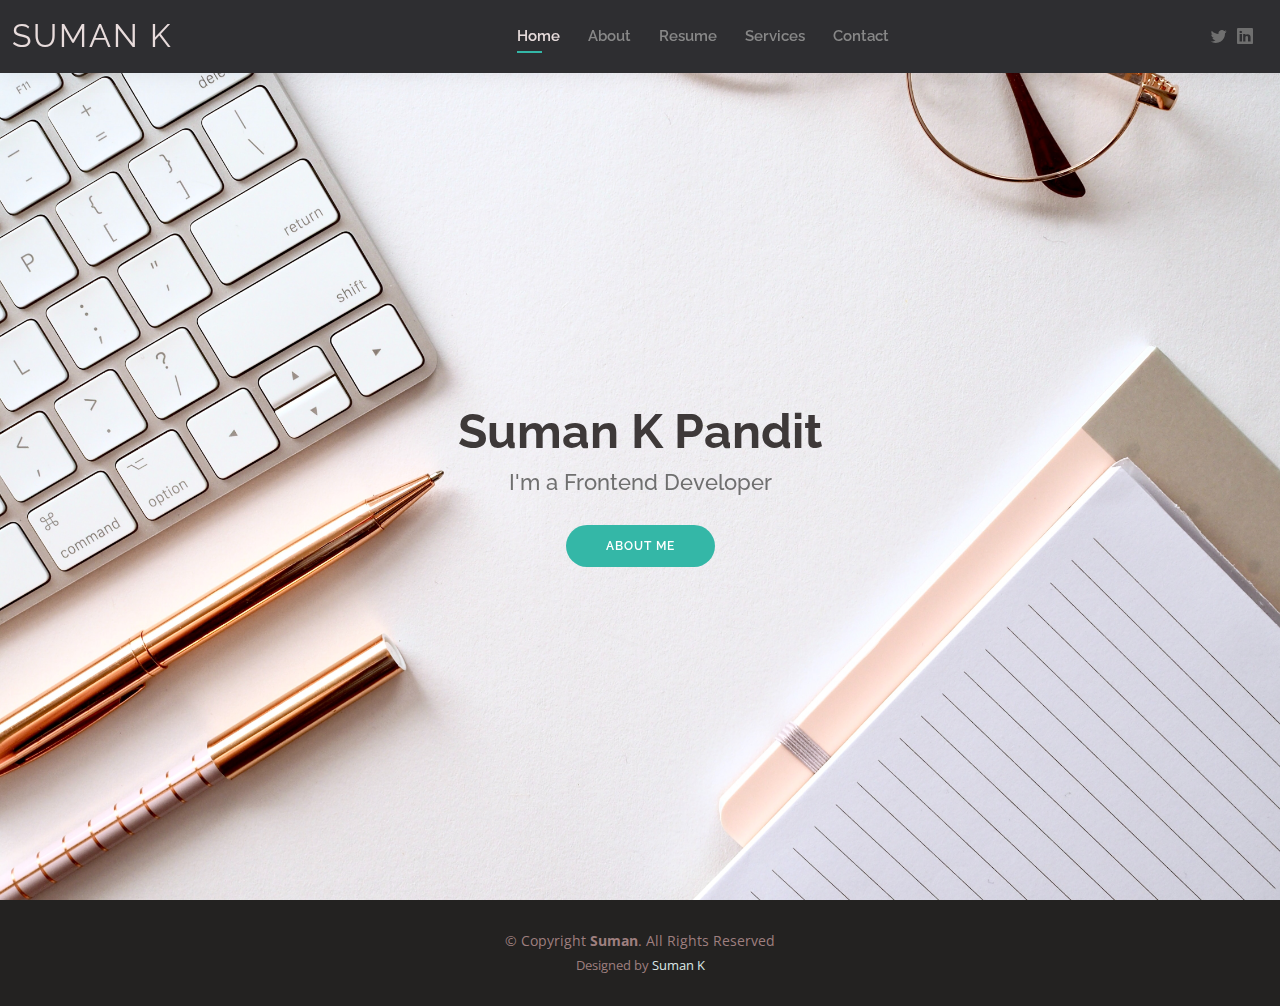
<file: index.html>
<!DOCTYPE html>
<html lang="en">

<head>
  <meta charset="utf-8">
  <meta content="width=device-width, initial-scale=1.0" name="viewport">

  <title>Suman K</title>
  <meta content="" name="description">
  <meta content="" name="keywords">

  <link href="assets/img/favicon.png" rel="icon">
  <link href="assets/img/apple-touch-icon.png" rel="apple-touch-icon">

  <link href="https://fonts.googleapis.com/css?family=Open+Sans:300,300i,400,400i,600,600i,700,700i|Raleway:300,300i,400,400i,500,500i,600,600i,700,700i|Poppins:300,300i,400,400i,500,500i,600,600i,700,700i" rel="stylesheet">

  <link href="assets/vendor/aos/aos.css" rel="stylesheet">
  <link href="assets/vendor/bootstrap/css/bootstrap.min.css" rel="stylesheet">
  <link href="assets/vendor/bootstrap-icons/bootstrap-icons.css" rel="stylesheet">
  <link href="assets/vendor/boxicons/css/boxicons.min.css" rel="stylesheet">
  <link href="assets/vendor/glightbox/css/glightbox.min.css" rel="stylesheet">
  <link href="assets/vendor/swiper/swiper-bundle.min.css" rel="stylesheet">

  <link href="assets/css/style.css" rel="stylesheet">

</head>

<body>

  <header id="header" class="fixed-top">
    <div class="container-fluid d-flex justify-content-between align-items-center">

      <h1 class="logo me-auto me-lg-0"><a href="index.html">Suman K</a></h1>

      <nav id="navbar" class="navbar order-last order-lg-0">
        <ul>
          <li><a class="active" href="index.html">Home</a></li>
          <li><a href="about.html">About</a></li>
          <li><a href="resume.html">Resume</a></li>
          <li><a href="services.html">Services</a></li>
          <li><a href="contact.html">Contact</a></li>
        </ul>
        <i class="bi bi-list mobile-nav-toggle"></i>
      </nav>

      <div class="header-social-links">
        <a href="https://twitter.com/SumanK554499" class="twitter"><i class="bi bi-twitter"></i></a>
        <a href="www.linkedin.com/in/suman-pandit87https://www.linkedin.com/in/suman-pandit87/" class="linkedin"><i class="bi bi-linkedin"></i></i></a>
      </div>

    </div>

  </header>

  <section id="hero" class="d-flex align-items-center">
    <div class="container d-flex flex-column align-items-center" data-aos="zoom-in" data-aos-delay="100">
      <h1>Suman K Pandit</h1>
      <h2>I'm a Frontend Developer</h2>
      <a href="about.html" class="btn-about">About Me</a>
    </div>
  </section>

  <footer id="footer">
    <div class="container">
      <div class="copyright">
        &copy; Copyright <strong><span>Suman</span></strong>. All Rights Reserved
      </div>
      <div class="credits">
        
        Designed by <a href="https://bootstrapmade.com/">Suman K</a>
      </div>
    </div>
  </footer>

  <div id="preloader"></div>
  <a href="#" class="back-to-top d-flex align-items-center justify-content-center"><i class="bi bi-arrow-up-short"></i></a>

  
  <script src="assets/vendor/purecounter/purecounter_vanilla.js"></script>
  <script src="assets/vendor/aos/aos.js"></script>
  <script src="assets/vendor/bootstrap/js/bootstrap.bundle.min.js"></script>
  <script src="assets/vendor/glightbox/js/glightbox.min.js"></script>
  <script src="assets/vendor/isotope-layout/isotope.pkgd.min.js"></script>
  <script src="assets/vendor/swiper/swiper-bundle.min.js"></script>
  <script src="assets/vendor/waypoints/noframework.waypoints.js"></script>
  <script src="assets/vendor/php-email-form/validate.js"></script>

  
  <script src="assets/js/main.js"></script>

</body>

</html>
</file>
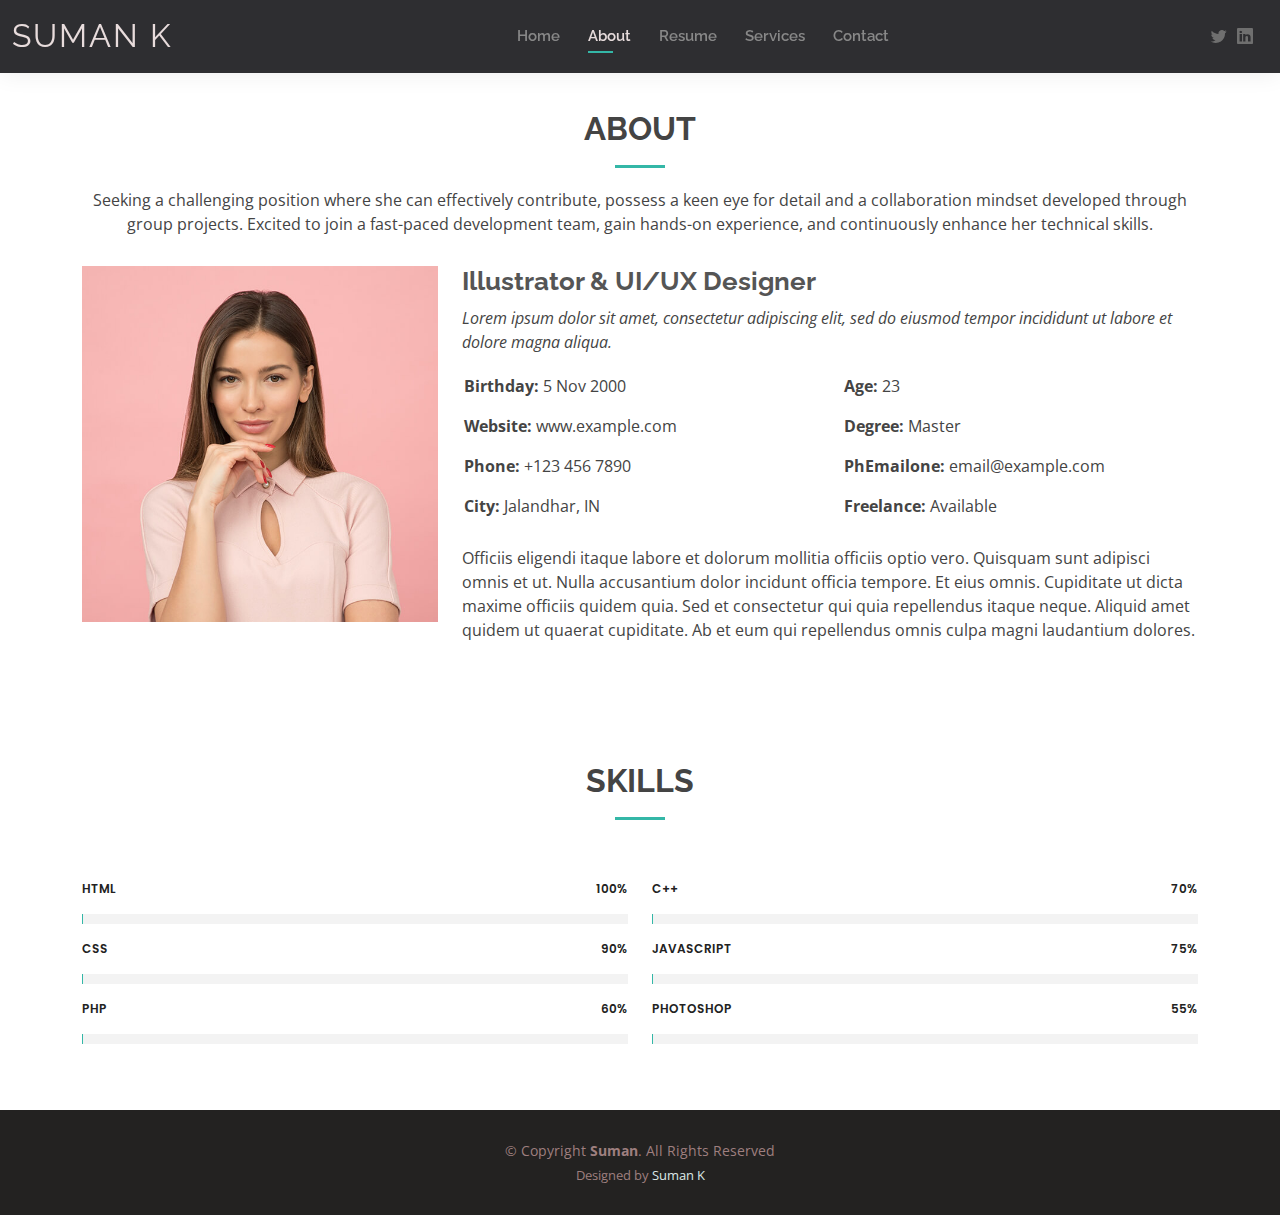
<file: about.html>
<!DOCTYPE html>
<html lang="en">

<head>
  <meta charset="utf-8">
  <meta content="width=device-width, initial-scale=1.0" name="viewport">

  <title>About - Suman K</title>
  <meta content="" name="description">
  <meta content="" name="keywords">

  <link href="assets/img/favicon.png" rel="icon">
  <link href="assets/img/apple-touch-icon.png" rel="apple-touch-icon">

  <link href="https://fonts.googleapis.com/css?family=Open+Sans:300,300i,400,400i,600,600i,700,700i|Raleway:300,300i,400,400i,500,500i,600,600i,700,700i|Poppins:300,300i,400,400i,500,500i,600,600i,700,700i" rel="stylesheet">

  <link href="assets/vendor/aos/aos.css" rel="stylesheet">
  <link href="assets/vendor/bootstrap/css/bootstrap.min.css" rel="stylesheet">
  <link href="assets/vendor/bootstrap-icons/bootstrap-icons.css" rel="stylesheet">
  <link href="assets/vendor/boxicons/css/boxicons.min.css" rel="stylesheet">
  <link href="assets/vendor/glightbox/css/glightbox.min.css" rel="stylesheet">
  <link href="assets/vendor/swiper/swiper-bundle.min.css" rel="stylesheet">

  <link href="assets/css/style.css" rel="stylesheet">
</head>

<body>

  <header id="header" class="fixed-top">
    <div class="container-fluid d-flex justify-content-between align-items-center">

      <h1 class="logo me-auto me-lg-0"><a href="index.html">Suman K</a></h1>

      <nav id="navbar" class="navbar order-last order-lg-0">
        <ul>
          <li><a href="index.html">Home</a></li>
          <li><a class="active" href="about.html">About</a></li>
          <li><a href="resume.html">Resume</a></li>
          <li><a href="services.html">Services</a></li>
          <li><a href="contact.html">Contact</a></li>
        </ul>
        <i class="bi bi-list mobile-nav-toggle"></i>
      </nav>

      <div class="header-social-links">
        <a href="https://twitter.com/SumanK554499" class="twitter"><i class="bi bi-twitter"></i></a>
        <a href="https://www.linkedin.com/in/suman-pandit87/" class="linkedin"><i class="bi bi-linkedin"></i></i></a>
      </div>

    </div>

  </header>

  <main id="main">

    <section id="about" class="about">
      <div class="container" data-aos="fade-up">

        <div class="section-title">
          <h2>About</h2>
          <p>Seeking a challenging position 
            where she can effectively 
            contribute, possess a keen eye 
            for detail and a collaboration 
            mindset developed through 
            group projects. Excited to join a 
            fast-paced development team, 
            gain hands-on experience, and 
            continuously enhance her
            technical skills. </p>
        </div>

        <div class="row">
          <div class="col-lg-4">
            <img src="assets/img/about.jpg" class="img-fluid" alt="">
          </div>
          <div class="col-lg-8 pt-4 pt-lg-0 content">
            <h3>Illustrator &amp; UI/UX Designer</h3>
            <p class="fst-italic">
              Lorem ipsum dolor sit amet, consectetur adipiscing elit, sed do eiusmod tempor incididunt ut labore et dolore
              magna aliqua.
            </p>
            <div class="row">
              <div class="col-lg-6">
                <ul>
                  <li><i class="bi bi-rounded-right"></i> <strong>Birthday:</strong> 5 Nov 2000</li>
                  <li><i class="bi bi-rounded-right"></i> <strong>Website:</strong> www.example.com</li>
                  <li><i class="bi bi-rounded-right"></i> <strong>Phone:</strong> +123 456 7890</li>
                  <li><i class="bi bi-rounded-right"></i> <strong>City:</strong> Jalandhar, IN</li>
                </ul>
              </div>
              <div class="col-lg-6">
                <ul>
                  <li><i class="bi bi-rounded-right"></i> <strong>Age:</strong> 23</li>
                  <li><i class="bi bi-rounded-right"></i> <strong>Degree:</strong> Master</li>
                  <li><i class="bi bi-rounded-right"></i> <strong>PhEmailone:</strong> email@example.com</li>
                  <li><i class="bi bi-rounded-right"></i> <strong>Freelance:</strong> Available</li>
                </ul>
              </div>
            </div>
            <p>
              Officiis eligendi itaque labore et dolorum mollitia officiis optio vero. Quisquam sunt adipisci omnis et ut. Nulla accusantium dolor incidunt officia tempore. Et eius omnis.
              Cupiditate ut dicta maxime officiis quidem quia. Sed et consectetur qui quia repellendus itaque neque. Aliquid amet quidem ut quaerat cupiditate. Ab et eum qui repellendus omnis culpa magni laudantium dolores.
            </p>
          </div>
        </div>

      </div>
    </section>

    <section id="skills" class="skills">
      <div class="container" data-aos="fade-up">

        <div class="section-title">
          <h2>Skills</h2>
        </div>

        <div class="row skills-content">

          <div class="col-lg-6">

            <div class="progress">
              <span class="skill">HTML <i class="val">100%</i></span>
              <div class="progress-bar-wrap">
                <div class="progress-bar" role="progressbar" aria-valuenow="100" aria-valuemin="0" aria-valuemax="100"></div>
              </div>
            </div>

            <div class="progress">
              <span class="skill">CSS <i class="val">90%</i></span>
              <div class="progress-bar-wrap">
                <div class="progress-bar" role="progressbar" aria-valuenow="90" aria-valuemin="0" aria-valuemax="100"></div>
              </div>
            </div>

            <div class="progress">
              <span class="skill">PHP <i class="val">60%</i></span>
              <div class="progress-bar-wrap">
                <div class="progress-bar" role="progressbar" aria-valuenow="75" aria-valuemin="0" aria-valuemax="100"></div>
              </div>
            </div>

          </div>

          <div class="col-lg-6">

            <div class="progress">
              <span class="skill">C++ <i class="val">70%</i></span>
              <div class="progress-bar-wrap">
                <div class="progress-bar" role="progressbar" aria-valuenow="80" aria-valuemin="0" aria-valuemax="100"></div>
              </div>
            </div>

            <div class="progress">
              <span class="skill">JavaScript <i class="val">75%</i></span>
              <div class="progress-bar-wrap">
                <div class="progress-bar" role="progressbar" aria-valuenow="90" aria-valuemin="0" aria-valuemax="100"></div>
              </div>
            </div>

            <div class="progress">
              <span class="skill">Photoshop <i class="val">55%</i></span>
              <div class="progress-bar-wrap">
                <div class="progress-bar" role="progressbar" aria-valuenow="55" aria-valuemin="0" aria-valuemax="100"></div>
              </div>
            </div>

          </div>

        </div>

      </div>
    </section>

  </main>

  <footer id="footer">
    <div class="container">
      <div class="copyright">
        &copy; Copyright <strong><span>Suman</span></strong>. All Rights Reserved
      </div>
      <div class="credits">
        
        Designed by <a href="https://bootstrapmade.com/">Suman K</a>
      </div>
    </div>
  </footer>

  <div id="preloader"></div>
  <a href="#" class="back-to-top d-flex align-items-center justify-content-center"><i class="bi bi-arrow-up-short"></i></a>

  <script src="assets/vendor/purecounter/purecounter_vanilla.js"></script>
  <script src="assets/vendor/aos/aos.js"></script>
  <script src="assets/vendor/bootstrap/js/bootstrap.bundle.min.js"></script>
  <script src="assets/vendor/glightbox/js/glightbox.min.js"></script>
  <script src="assets/vendor/isotope-layout/isotope.pkgd.min.js"></script>
  <script src="assets/vendor/swiper/swiper-bundle.min.js"></script>
  <script src="assets/vendor/waypoints/noframework.waypoints.js"></script>
  <script src="assets/vendor/php-email-form/validate.js"></script>

  <script src="assets/js/main.js"></script>

</body>

</html>
</file>
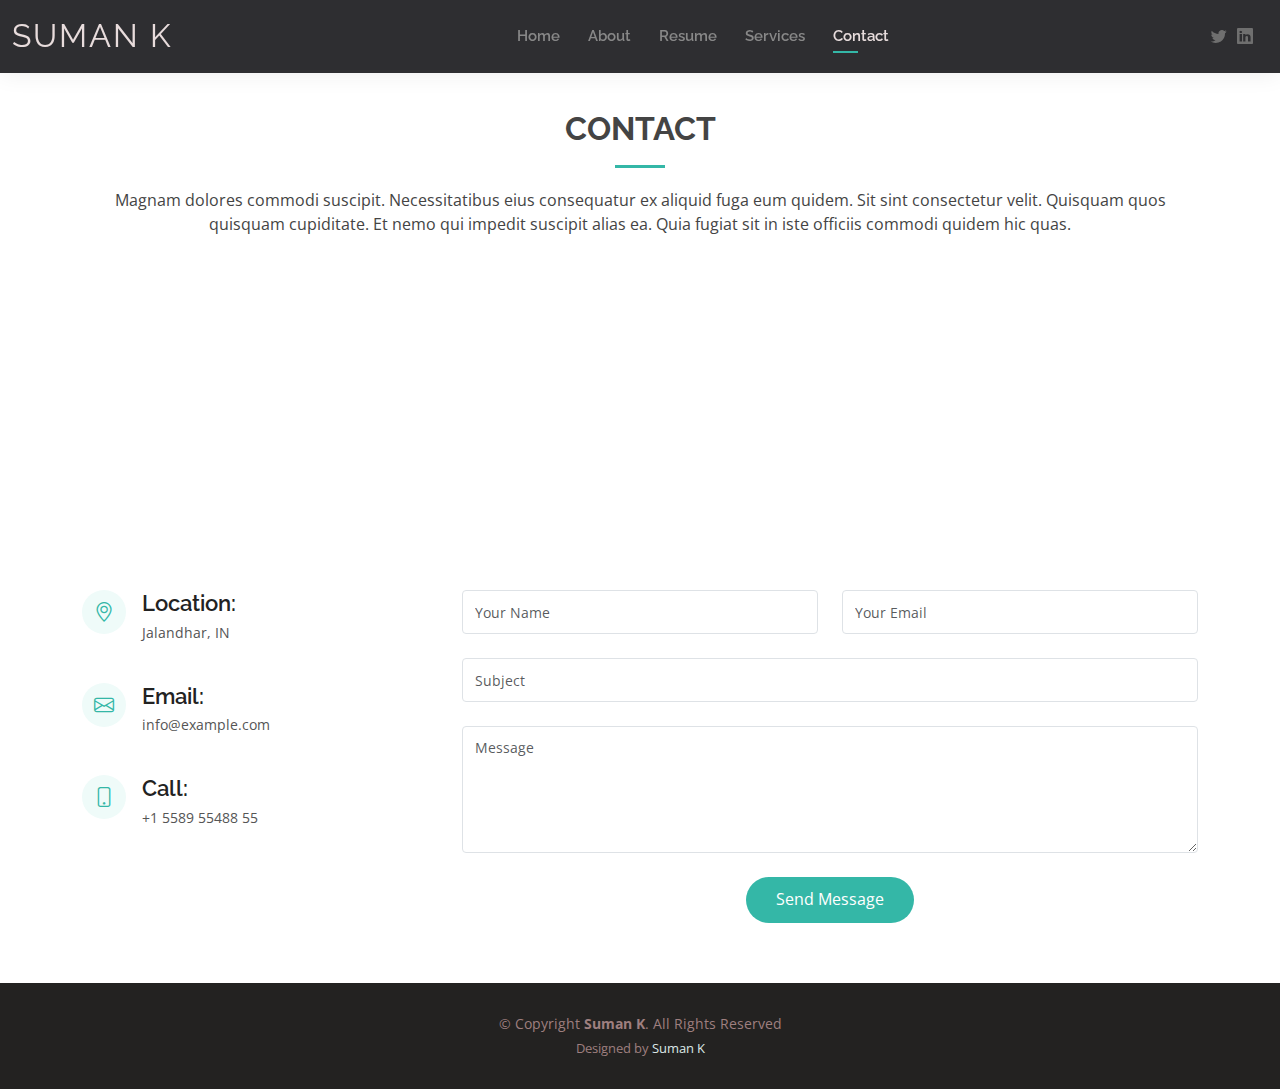
<file: contact.html>
<!DOCTYPE html>
<html lang="en">

<head>
  <meta charset="utf-8">
  <meta content="width=device-width, initial-scale=1.0" name="viewport">

  <title>Contact - Suman K</title>
  <meta content="" name="description">
  <meta content="" name="keywords">

  <link href="assets/img/favicon.png" rel="icon">
  <link href="assets/img/apple-touch-icon.png" rel="apple-touch-icon">

  <link href="https://fonts.googleapis.com/css?family=Open+Sans:300,300i,400,400i,600,600i,700,700i|Raleway:300,300i,400,400i,500,500i,600,600i,700,700i|Poppins:300,300i,400,400i,500,500i,600,600i,700,700i" rel="stylesheet">

  <link href="assets/vendor/aos/aos.css" rel="stylesheet">
  <link href="assets/vendor/bootstrap/css/bootstrap.min.css" rel="stylesheet">
  <link href="assets/vendor/bootstrap-icons/bootstrap-icons.css" rel="stylesheet">
  <link href="assets/vendor/boxicons/css/boxicons.min.css" rel="stylesheet">
  <link href="assets/vendor/glightbox/css/glightbox.min.css" rel="stylesheet">
  <link href="assets/vendor/swiper/swiper-bundle.min.css" rel="stylesheet">

  <link href="assets/css/style.css" rel="stylesheet">

</head>

<body>

  <header id="header" class="fixed-top">
    <div class="container-fluid d-flex justify-content-between align-items-center">

      <h1 class="logo me-auto me-lg-0"><a href="index.html">Suman K</a></h1>


      <nav id="navbar" class="navbar order-last order-lg-0">
        <ul>
          <li><a href="index.html">Home</a></li>
          <li><a href="about.html">About</a></li>
          <li><a href="resume.html">Resume</a></li>
          <li><a href="services.html">Services</a></li>
          <li><a class="active" href="contact.html">Contact</a></li>
        </ul>
        <i class="bi bi-list mobile-nav-toggle"></i>
      </nav><!-- .navbar -->

      <div class="header-social-links">
        <a href="https://twitter.com/SumanK554499" class="twitter"><i class="bi bi-twitter"></i></a>
        <a href="https://www.linkedin.com/in/suman-pandit87/" class="linkedin"><i class="bi bi-linkedin"></i></i></a>
      </div>

    </div>

  </header><!-- End Header -->

  <main id="main">

    <!-- ======= Contact Section ======= -->
    <section id="contact" class="contact">
      <div class="container" data-aos="fade-up">

        <div class="section-title">
          <h2>Contact</h2>
          <p>Magnam dolores commodi suscipit. Necessitatibus eius consequatur ex aliquid fuga eum quidem. Sit sint consectetur velit. Quisquam quos quisquam cupiditate. Et nemo qui impedit suscipit alias ea. Quia fugiat sit in iste officiis commodi quidem hic quas.</p>
        </div>

        <div>
          <iframe style="border:0; width: 100%; height: 270px;" 
          src="https://www.google.com/maps/embed?pb=!1m18!1m12!1m3!1d448193.95104565506!2d76.76356287150574!3d28.644287349898516!2m3!1f0!2f0!3f0!3m2!1i1024!2i768!4f13.1!3m3!1m2!1s0x390cfd5b347eb62d%3A0x37205b715389640!2sDelhi!5e0!3m2!1sen!2sin!4v1696491237201!5m2!1sen!2sin" frameborder="0" allowfullscreen></iframe>
        </div>

        <div class="row mt-5">

          <div class="col-lg-4">
            <div class="info">
              <div class="address">
                <i class="bi bi-geo-alt"></i>
                <h4>Location:</h4>
                <p>Jalandhar, IN</p>
              </div>

              <div class="email">
                <i class="bi bi-envelope"></i>
                <h4>Email:</h4>
                <p>info@example.com</p>
              </div>

              <div class="phone">
                <i class="bi bi-phone"></i>
                <h4>Call:</h4>
                <p>+1 5589 55488 55</p>
              </div>

            </div>

          </div>

          <div class="col-lg-8 mt-5 mt-lg-0">

            <form action="forms/contact.php" method="post" role="form" class="php-email-form">
              <div class="row">
                <div class="col-md-6 form-group">
                  <input type="text" name="name" class="form-control" id="name" placeholder="Your Name" required>
                </div>
                <div class="col-md-6 form-group mt-3 mt-md-0">
                  <input type="email" class="form-control" name="email" id="email" placeholder="Your Email" required>
                </div>
              </div>
              <div class="form-group mt-3">
                <input type="text" class="form-control" name="subject" id="subject" placeholder="Subject" required>
              </div>
              <div class="form-group mt-3">
                <textarea class="form-control" name="message" rows="5" placeholder="Message" required></textarea>
              </div>
              <div class="my-3">
                <div class="loading">Loading</div>
                <div class="error-message"></div>
                <div class="sent-message">Your message has been sent. Thank you!</div>
              </div>
              <div class="text-center"><button type="submit">Send Message</button></div>
            </form>

          </div>

        </div>

      </div>
    </section>

  </main>

  <footer id="footer">
    <div class="container">
      <div class="copyright">
        &copy; Copyright <strong><span>Suman K</span></strong>. All Rights Reserved
      </div>
      <div class="credits">
      
        Designed by <a href="https://bootstrapmade.com/">Suman K</a>
      </div>
    </div>
  </footer>

  <div id="preloader"></div>
  <a href="#" class="back-to-top d-flex align-items-center justify-content-center"><i class="bi bi-arrow-up-short"></i></a>

  <script src="assets/vendor/purecounter/purecounter_vanilla.js"></script>
  <script src="assets/vendor/aos/aos.js"></script>
  <script src="assets/vendor/bootstrap/js/bootstrap.bundle.min.js"></script>
  <script src="assets/vendor/glightbox/js/glightbox.min.js"></script>
  <script src="assets/vendor/isotope-layout/isotope.pkgd.min.js"></script>
  <script src="assets/vendor/swiper/swiper-bundle.min.js"></script>
  <script src="assets/vendor/waypoints/noframework.waypoints.js"></script>
  <script src="assets/vendor/php-email-form/validate.js"></script>

  <script src="assets/js/main.js"></script>

</body>

</html>
</file>
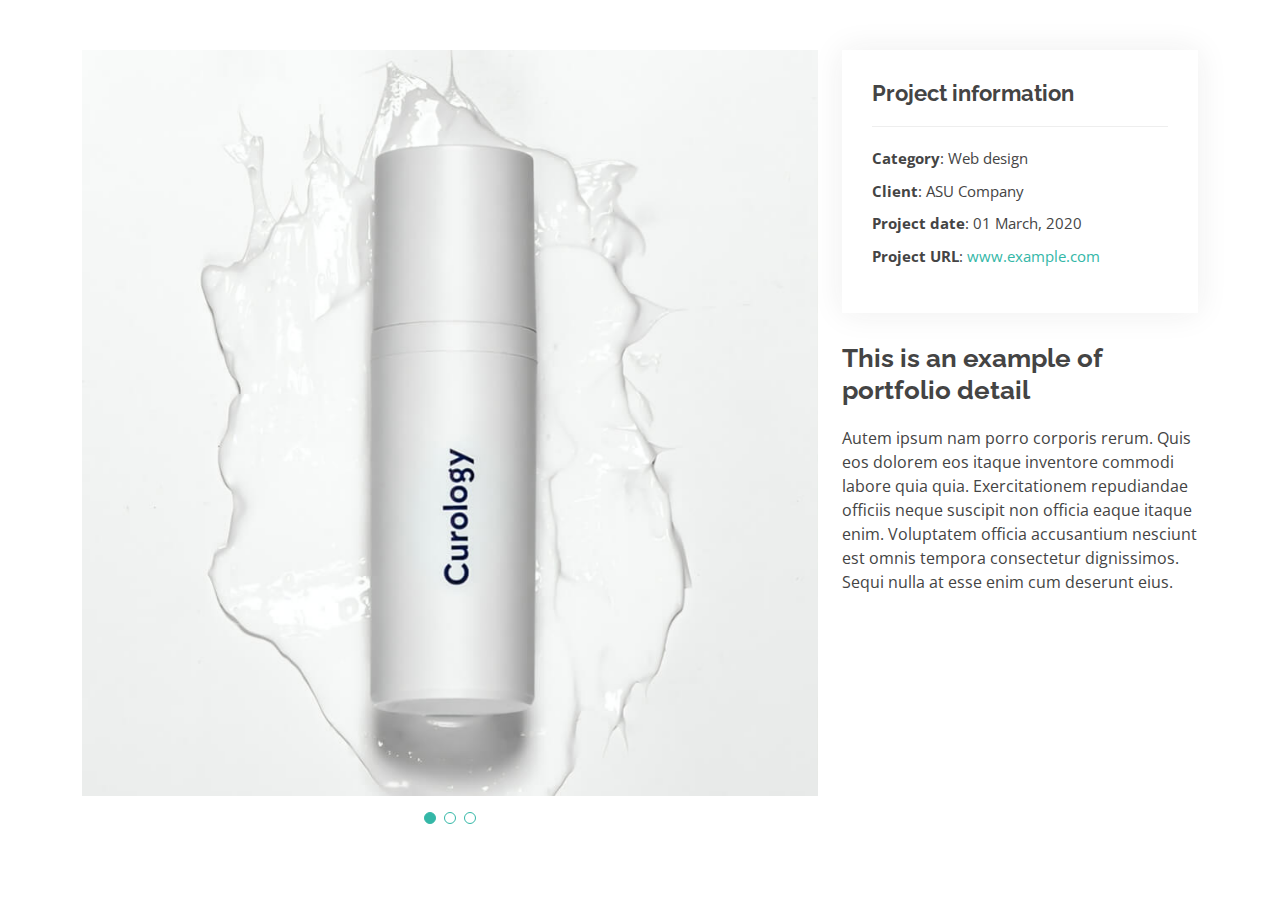
<file: portfolio-details.html>
<!DOCTYPE html>
<html lang="en">

<head>
  <meta charset="utf-8">
  <meta content="width=device-width, initial-scale=1.0" name="viewport">

  <title>Portfolio Details - Kelly Bootstrap Template</title>
  <meta content="" name="description">
  <meta content="" name="keywords">

  <link href="assets/img/favicon.png" rel="icon">
  <link href="assets/img/apple-touch-icon.png" rel="apple-touch-icon">

  <link href="https://fonts.googleapis.com/css?family=Open+Sans:300,300i,400,400i,600,600i,700,700i|Raleway:300,300i,400,400i,500,500i,600,600i,700,700i|Poppins:300,300i,400,400i,500,500i,600,600i,700,700i" rel="stylesheet">

  <link href="assets/vendor/aos/aos.css" rel="stylesheet">
  <link href="assets/vendor/bootstrap/css/bootstrap.min.css" rel="stylesheet">
  <link href="assets/vendor/bootstrap-icons/bootstrap-icons.css" rel="stylesheet">
  <link href="assets/vendor/boxicons/css/boxicons.min.css" rel="stylesheet">
  <link href="assets/vendor/glightbox/css/glightbox.min.css" rel="stylesheet">
  <link href="assets/vendor/swiper/swiper-bundle.min.css" rel="stylesheet">

  <link href="assets/css/style.css" rel="stylesheet">

</head>

<body>

  <main id="main">

    <section id="portfolio-details" class="portfolio-details">
      <div class="container">

        <div class="row gy-4">

          <div class="col-lg-8">
            <div class="portfolio-details-slider swiper">
              <div class="swiper-wrapper align-items-center">

                <div class="swiper-slide">
                  <img src="assets/img/portfolio/portfolio-1.jpg" alt="">
                </div>

                <div class="swiper-slide">
                  <img src="assets/img/portfolio/portfolio-2.jpg" alt="">
                </div>

                <div class="swiper-slide">
                  <img src="assets/img/portfolio/portfolio-3.jpg" alt="">
                </div>

              </div>
              <div class="swiper-pagination"></div>
            </div>
          </div>

          <div class="col-lg-4">
            <div class="portfolio-info">
              <h3>Project information</h3>
              <ul>
                <li><strong>Category</strong>: Web design</li>
                <li><strong>Client</strong>: ASU Company</li>
                <li><strong>Project date</strong>: 01 March, 2020</li>
                <li><strong>Project URL</strong>: <a href="#">www.example.com</a></li>
              </ul>
            </div>
            <div class="portfolio-description">
              <h2>This is an example of portfolio detail</h2>
              <p>
                Autem ipsum nam porro corporis rerum. Quis eos dolorem eos itaque inventore commodi labore quia quia. Exercitationem repudiandae officiis neque suscipit non officia eaque itaque enim. Voluptatem officia accusantium nesciunt est omnis tempora consectetur dignissimos. Sequi nulla at esse enim cum deserunt eius.
              </p>
            </div>
          </div>

        </div>

      </div>
    </section>

  </main>

  <div id="preloader"></div>
  <a href="#" class="back-to-top d-flex align-items-center justify-content-center"><i class="bi bi-arrow-up-short"></i></a>

  <script src="assets/vendor/purecounter/purecounter_vanilla.js"></script>
  <script src="assets/vendor/aos/aos.js"></script>
  <script src="assets/vendor/bootstrap/js/bootstrap.bundle.min.js"></script>
  <script src="assets/vendor/glightbox/js/glightbox.min.js"></script>
  <script src="assets/vendor/isotope-layout/isotope.pkgd.min.js"></script>
  <script src="assets/vendor/swiper/swiper-bundle.min.js"></script>
  <script src="assets/vendor/waypoints/noframework.waypoints.js"></script>
  <script src="assets/vendor/php-email-form/validate.js"></script>

  <script src="assets/js/main.js"></script>

</body>

</html>
</file>
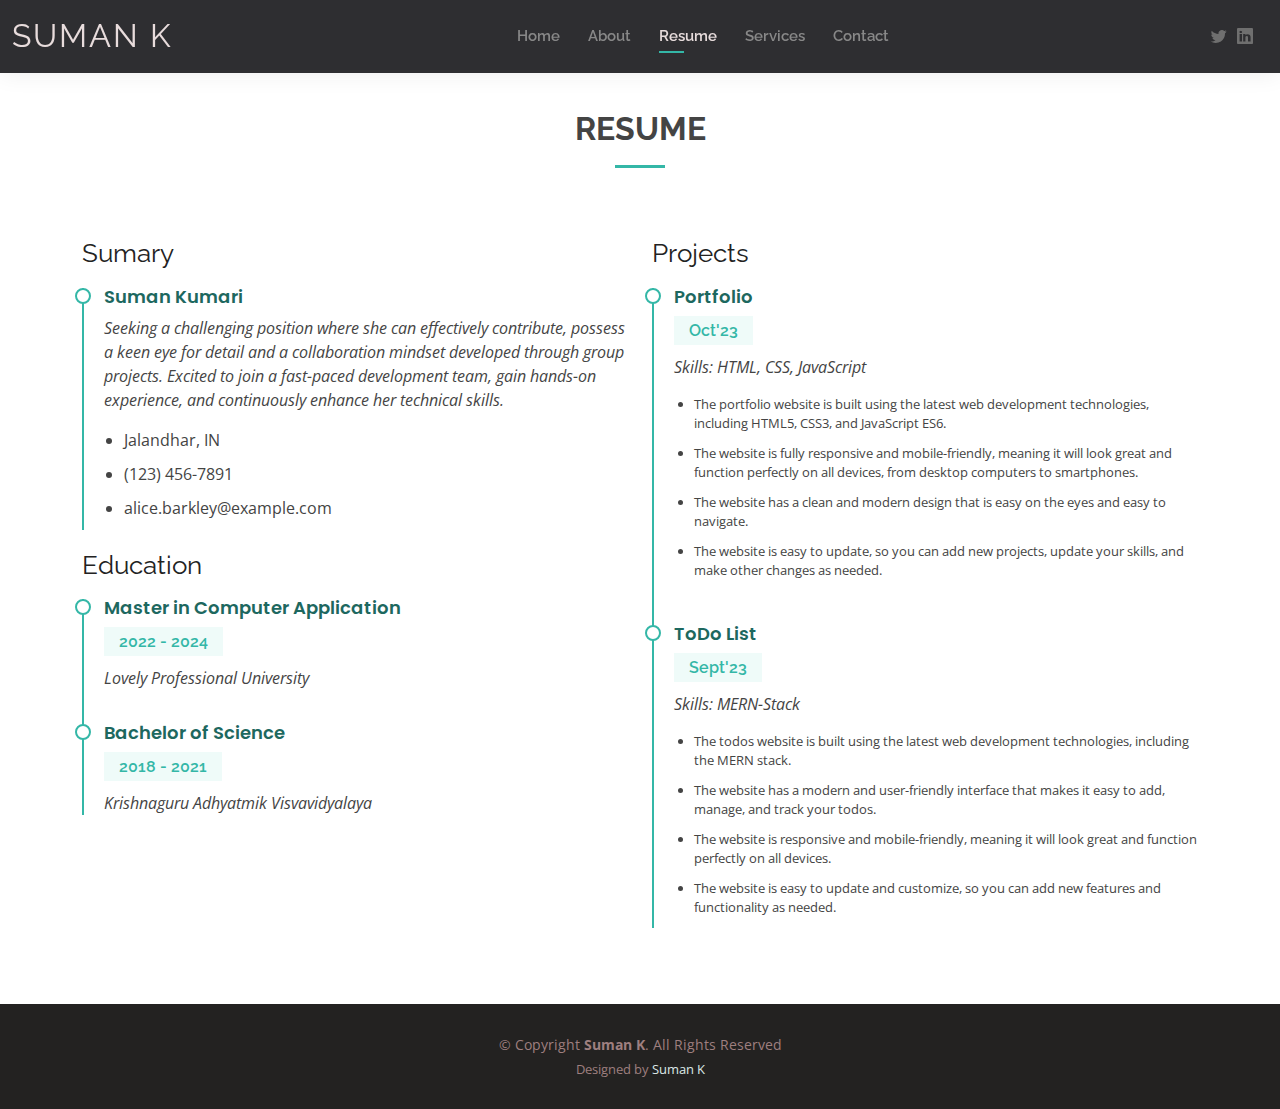
<file: resume.html>
<!DOCTYPE html>
<html lang="en">

<head>
  <meta charset="utf-8">
  <meta content="width=device-width, initial-scale=1.0" name="viewport">

  <title>Resume - Suman K</title>
  <meta content="" name="description">
  <meta content="" name="keywords">

  <link href="assets/img/favicon.png" rel="icon">
  <link href="assets/img/apple-touch-icon.png" rel="apple-touch-icon">

  <link href="https://fonts.googleapis.com/css?family=Open+Sans:300,300i,400,400i,600,600i,700,700i|Raleway:300,300i,400,400i,500,500i,600,600i,700,700i|Poppins:300,300i,400,400i,500,500i,600,600i,700,700i" rel="stylesheet">

  <link href="assets/vendor/aos/aos.css" rel="stylesheet">
  <link href="assets/vendor/bootstrap/css/bootstrap.min.css" rel="stylesheet">
  <link href="assets/vendor/bootstrap-icons/bootstrap-icons.css" rel="stylesheet">
  <link href="assets/vendor/boxicons/css/boxicons.min.css" rel="stylesheet">
  <link href="assets/vendor/glightbox/css/glightbox.min.css" rel="stylesheet">
  <link href="assets/vendor/swiper/swiper-bundle.min.css" rel="stylesheet">

  <link href="assets/css/style.css" rel="stylesheet">

</head>

<body>

  <header id="header" class="fixed-top">
    <div class="container-fluid d-flex justify-content-between align-items-center">

      <h1 class="logo me-auto me-lg-0"><a href="index.html">Suman K</a></h1>

      <nav id="navbar" class="navbar order-last order-lg-0">
        <ul>
          <li><a href="index.html">Home</a></li>
          <li><a href="about.html">About</a></li>
          <li><a class="active" href="resume.html">Resume</a></li>
          <li><a href="services.html">Services</a></li>
          <li><a href="contact.html">Contact</a></li>
        </ul>
        <i class="bi bi-list mobile-nav-toggle"></i>
      </nav>

      <div class="header-social-links">
        <a href="https://twitter.com/SumanK554499" class="twitter"><i class="bi bi-twitter"></i></a>
        <a href="https://www.linkedin.com/in/suman-pandit87/" class="linkedin"><i class="bi bi-linkedin"></i></i></a>
      </div>

    </div>

  </header>

  <main id="main">

    <section id="resume" class="resume">
      <div class="container" data-aos="fade-up">

        <div class="section-title">
          <h2>Resume</h2>
          
        </div>

        <div class="row">
          <div class="col-lg-6">
            <h3 class="resume-title">Sumary</h3>
            <div class="resume-item pb-0">
              <h4>Suman Kumari</h4>
              <p><em>Seeking a challenging position 
                where she can effectively 
                contribute, possess a keen eye 
                for detail and a collaboration 
                mindset developed through 
                group projects. Excited to join a 
                fast-paced development team, 
                gain hands-on experience, and 
                continuously enhance her
                technical skills. </em></p>
              <p>
              <ul>
                <li>Jalandhar, IN</li>
                <li>(123) 456-7891</li>
                <li>alice.barkley@example.com</li>
              </ul>
              </p>
            </div>

            <h3 class="resume-title">Education</h3>
            <div class="resume-item">
              <h4>Master in Computer Application</h4>
              <h6>2022 - 2024</h6>
              <p><em>Lovely Professional University</em></p>
              </div>
            <div class="resume-item">
              <h4>Bachelor of Science</h4>
              <h6>2018 - 2021</h6>
              <p><em>Krishnaguru Adhyatmik Visvavidyalaya</em></p>
            </div>
          </div>
          <div class="col-lg-6">
            <h3 class="resume-title">Projects</h3>
            <div class="resume-item">
              <h4>Portfolio</h4>
              <h6>Oct'23</h6>
              <p><em>Skills: HTML, CSS, JavaScript</em></p>
              <p>
              <ul style=font-size:13px;>
                <li>The portfolio website is built using the latest web development technologies, including HTML5, CSS3, and JavaScript ES6.</li>
                <li>The website is fully responsive and mobile-friendly, meaning it will look great and function perfectly on all devices, from desktop computers to smartphones. </li>
                <li>The website has a clean and modern design that is easy on the eyes and easy to navigate.</li>
                <li>The website is easy to update, so you can add new projects, update your skills, and make other changes as needed.</li>
              </ul>
              </p>
            </div>
            <div class="resume-item">
              <h4>ToDo List</h4>
              <h6>Sept'23</h6>
              <p><em>Skills: MERN-Stack</em></p>
              <p>
              <ul style=font-size:13px;>
                <li>The todos website is built using the latest web development technologies, including the MERN stack.</li>
                <li>The website has a modern and user-friendly interface that makes it easy to add, manage, and track your todos.</li>
                <li>The website is responsive and mobile-friendly, meaning it will look great and function perfectly on all devices.</li>
                <li>The website is easy to update and customize, so you can add new features and functionality as needed.</li>
              </ul>
              </p>
            </div>
          </div>
        </div>

      </div>
    </section>

  </main>

  <footer id="footer">
    <div class="container">
      <div class="copyright">
        &copy; Copyright <strong><span>Suman K</span></strong>. All Rights Reserved
      </div>
      <div class="credits">
        
        Designed by <a href="https://bootstrapmade.com/">Suman K</a>
      </div>
    </div>
  </footer>

  <div id="preloader"></div>
  <a href="#" class="back-to-top d-flex align-items-center justify-content-center"><i class="bi bi-arrow-up-short"></i></a>

  <script src="assets/vendor/purecounter/purecounter_vanilla.js"></script>
  <script src="assets/vendor/aos/aos.js"></script>
  <script src="assets/vendor/bootstrap/js/bootstrap.bundle.min.js"></script>
  <script src="assets/vendor/glightbox/js/glightbox.min.js"></script>
  <script src="assets/vendor/isotope-layout/isotope.pkgd.min.js"></script>
  <script src="assets/vendor/swiper/swiper-bundle.min.js"></script>
  <script src="assets/vendor/waypoints/noframework.waypoints.js"></script>
  <script src="assets/vendor/php-email-form/validate.js"></script>

  <script src="assets/js/main.js"></script>

</body>

</html>
</file>
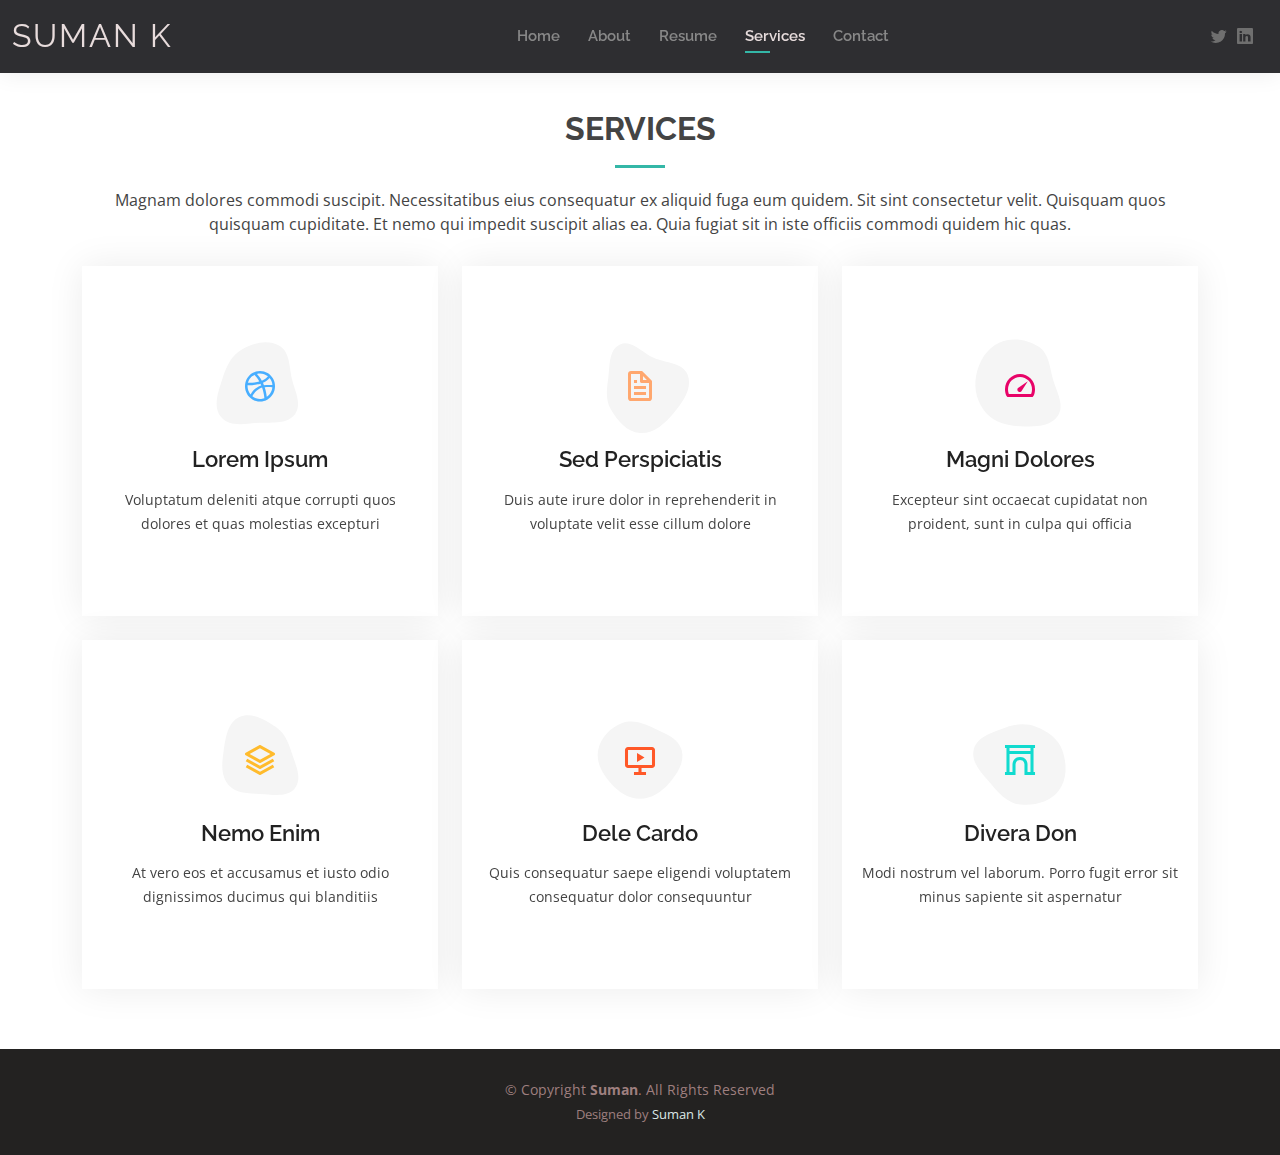
<file: services.html>
<!DOCTYPE html>
<html lang="en">

<head>
  <meta charset="utf-8">
  <meta content="width=device-width, initial-scale=1.0" name="viewport">

  <title>Services - Suman K</title>
  <meta content="" name="description">
  <meta content="" name="keywords">

  <link href="assets/img/favicon.png" rel="icon">
  <link href="assets/img/apple-touch-icon.png" rel="apple-touch-icon">

  <link href="https://fonts.googleapis.com/css?family=Open+Sans:300,300i,400,400i,600,600i,700,700i|Raleway:300,300i,400,400i,500,500i,600,600i,700,700i|Poppins:300,300i,400,400i,500,500i,600,600i,700,700i" rel="stylesheet">

  <link href="assets/vendor/aos/aos.css" rel="stylesheet">
  <link href="assets/vendor/bootstrap/css/bootstrap.min.css" rel="stylesheet">
  <link href="assets/vendor/bootstrap-icons/bootstrap-icons.css" rel="stylesheet">
  <link href="assets/vendor/boxicons/css/boxicons.min.css" rel="stylesheet">
  <link href="assets/vendor/glightbox/css/glightbox.min.css" rel="stylesheet">
  <link href="assets/vendor/swiper/swiper-bundle.min.css" rel="stylesheet">

  <link href="assets/css/style.css" rel="stylesheet">
</head>

<body>

  <header id="header" class="fixed-top">
    <div class="container-fluid d-flex justify-content-between align-items-center">

      <h1 class="logo me-auto me-lg-0"><a href="index.html">Suman K</a></h1>

      <nav id="navbar" class="navbar order-last order-lg-0">
        <ul>
          <li><a href="index.html">Home</a></li>
          <li><a href="about.html">About</a></li>
          <li><a href="resume.html">Resume</a></li>
          <li><a class="active" href="services.html">Services</a></li>
          <li><a href="contact.html">Contact</a></li>
        </ul>
        <i class="bi bi-list mobile-nav-toggle"></i>
      </nav>

      <div class="header-social-links">
        <a href="https://twitter.com/SumanK554499" class="twitter"><i class="bi bi-twitter"></i></a>
        <a href="https://www.linkedin.com/in/suman-pandit87/" class="linkedin"><i class="bi bi-linkedin"></i></i></a>
      </div>

    </div>

  </header>

  <main id="main">

    <section id="services" class="services">
      <div class="container" data-aos="fade-up">

        <div class="section-title">
          <h2>Services</h2>
          <p>Magnam dolores commodi suscipit. Necessitatibus eius consequatur ex aliquid fuga eum quidem. Sit sint consectetur velit. Quisquam quos quisquam cupiditate. Et nemo qui impedit suscipit alias ea. Quia fugiat sit in iste officiis commodi quidem hic quas.</p>
        </div>

        <div class="row">
          <div class="col-lg-4 col-md-6 d-flex align-items-stretch" data-aos="zoom-in" data-aos-delay="100">
            <div class="icon-box iconbox-blue">
              <div class="icon">
                <svg width="100" height="100" viewBox="0 0 600 600" xmlns="http://www.w3.org/2000/svg">
                  <path stroke="none" stroke-width="0" fill="#f5f5f5" d="M300,521.0016835830174C376.1290562159157,517.8887921683347,466.0731472004068,529.7835943286574,510.70327084640275,468.03025145048787C554.3714126377745,407.6079735673963,508.03601936045806,328.9844924480964,491.2728898941984,256.3432110539036C474.5976632858925,184.082847569629,479.9380746630129,96.60480741107993,416.23090153303,58.64404602377083C348.86323505073057,18.502131276798302,261.93793281208167,40.57373210992963,193.5410806939664,78.93577620505333C130.42746243093433,114.334589627462,98.30271207620316,179.96522072025542,76.75703585869454,249.04625023123273C51.97151888228291,328.5150500222984,13.704378332031375,421.85034740162234,66.52175969318436,486.19268352777647C119.04800174914682,550.1803526380478,217.28368757567262,524.383925680826,300,521.0016835830174"></path>
                </svg>
                <i class="bx bxl-dribbble"></i>
              </div>
              <h4><a href="">Lorem Ipsum</a></h4>
              <p>Voluptatum deleniti atque corrupti quos dolores et quas molestias excepturi</p>
            </div>
          </div>

          <div class="col-lg-4 col-md-6 d-flex align-items-stretch mt-4 mt-md-0" data-aos="zoom-in" data-aos-delay="200">
            <div class="icon-box iconbox-orange ">
              <div class="icon">
                <svg width="100" height="100" viewBox="0 0 600 600" xmlns="http://www.w3.org/2000/svg">
                  <path stroke="none" stroke-width="0" fill="#f5f5f5" d="M300,582.0697525312426C382.5290701553225,586.8405444964366,449.9789794690241,525.3245884688669,502.5850820975895,461.55621195738473C556.606425686781,396.0723002908107,615.8543463187945,314.28637112970534,586.6730223649479,234.56875336149918C558.9533121215079,158.8439757836574,454.9685369536778,164.00468322053177,381.49747125262974,130.76875717737553C312.15926192815925,99.40240125094834,248.97055460311594,18.661163978235184,179.8680185752513,50.54337015887873C110.5421016452524,82.52863877960104,119.82277516462835,180.83849132639028,109.12597500060166,256.43424936330496C100.08760227029461,320.3096726198365,92.17705696193138,384.0621239912766,124.79988738764834,439.7174275375508C164.83382741302287,508.01625554203684,220.96474134820875,577.5009287672846,300,582.0697525312426"></path>
                </svg>
                <i class="bx bx-file"></i>
              </div>
              <h4><a href="">Sed Perspiciatis</a></h4>
              <p>Duis aute irure dolor in reprehenderit in voluptate velit esse cillum dolore</p>
            </div>
          </div>

          <div class="col-lg-4 col-md-6 d-flex align-items-stretch mt-4 mt-lg-0" data-aos="zoom-in" data-aos-delay="300">
            <div class="icon-box iconbox-pink">
              <div class="icon">
                <svg width="100" height="100" viewBox="0 0 600 600" xmlns="http://www.w3.org/2000/svg">
                  <path stroke="none" stroke-width="0" fill="#f5f5f5" d="M300,541.5067337569781C382.14930387511276,545.0595476570109,479.8736841581634,548.3450877840088,526.4010558755058,480.5488172755941C571.5218469581645,414.80211281144784,517.5187510058486,332.0715597781072,496.52539010469104,255.14436215662573C477.37192572678356,184.95920475031193,473.57363656557914,105.61284051026155,413.0603344069578,65.22779650032875C343.27470386102294,18.654635553484475,251.2091493199835,5.337323636656869,175.0934190732945,40.62881213300186C97.87086631185822,76.43348514350839,51.98124368387456,156.15599469081315,36.44837278890362,239.84606092416172C21.716077023791087,319.22268207091537,43.775223500013084,401.1760424656574,96.891909868211,461.97329694683043C147.22146801428983,519.5804099606455,223.5754009179313,538.201503339737,300,541.5067337569781"></path>
                </svg>
                <i class="bx bx-tachometer"></i>
              </div>
              <h4><a href="">Magni Dolores</a></h4>
              <p>Excepteur sint occaecat cupidatat non proident, sunt in culpa qui officia</p>
            </div>
          </div>

          <div class="col-lg-4 col-md-6 d-flex align-items-stretch mt-4" data-aos="zoom-in" data-aos-delay="100">
            <div class="icon-box iconbox-yellow">
              <div class="icon">
                <svg width="100" height="100" viewBox="0 0 600 600" xmlns="http://www.w3.org/2000/svg">
                  <path stroke="none" stroke-width="0" fill="#f5f5f5" d="M300,503.46388370962813C374.79870501325706,506.71871716319447,464.8034551963731,527.1746412648533,510.4981551193396,467.86667711651364C555.9287308511215,408.9015244558933,512.6030010748507,327.5744911775523,490.211057578863,256.5855673507754C471.097692560561,195.9906835881958,447.69079081568157,138.11976852964426,395.19560036434837,102.3242989838813C329.3053358748298,57.3949838291264,248.02791733380457,8.279543830951368,175.87071277845988,42.242879143198664C103.41431057327972,76.34704239035025,93.79494320519305,170.9812938413882,81.28167332365135,250.07896920659033C70.17666984294237,320.27484674793965,64.84698225790005,396.69656628748305,111.28512138212992,450.4950937839243C156.20124167950087,502.5303643271138,231.32542653798444,500.4755392045468,300,503.46388370962813"></path>
                </svg>
                <i class="bx bx-layer"></i>
              </div>
              <h4><a href="">Nemo Enim</a></h4>
              <p>At vero eos et accusamus et iusto odio dignissimos ducimus qui blanditiis</p>
            </div>
          </div>

          <div class="col-lg-4 col-md-6 d-flex align-items-stretch mt-4" data-aos="zoom-in" data-aos-delay="200">
            <div class="icon-box iconbox-red">
              <div class="icon">
                <svg width="100" height="100" viewBox="0 0 600 600" xmlns="http://www.w3.org/2000/svg">
                  <path stroke="none" stroke-width="0" fill="#f5f5f5" d="M300,532.3542879108572C369.38199826031484,532.3153073249985,429.10787420159085,491.63046689027357,474.5244479745417,439.17860296908856C522.8885846962883,383.3225815378663,569.1668002868075,314.3205725914397,550.7432151929288,242.7694973846089C532.6665558377875,172.5657663291529,456.2379748765914,142.6223662098291,390.3689995646985,112.34683881706744C326.66090330228417,83.06452184765237,258.84405631176094,53.51806209861945,193.32584062364296,78.48882559362697C121.61183558270385,105.82097193414197,62.805066853699245,167.19869350419734,48.57481801355237,242.6138429142374C34.843463184063346,315.3850353017275,76.69343916112496,383.4422959591041,125.22947124332185,439.3748458443577C170.7312796277747,491.8107796887764,230.57421082200815,532.3932930995766,300,532.3542879108572"></path>
                </svg>
                <i class="bx bx-slideshow"></i>
              </div>
              <h4><a href="">Dele Cardo</a></h4>
              <p>Quis consequatur saepe eligendi voluptatem consequatur dolor consequuntur</p>
            </div>
          </div>

          <div class="col-lg-4 col-md-6 d-flex align-items-stretch mt-4" data-aos="zoom-in" data-aos-delay="300">
            <div class="icon-box iconbox-teal">
              <div class="icon">
                <svg width="100" height="100" viewBox="0 0 600 600" xmlns="http://www.w3.org/2000/svg">
                  <path stroke="none" stroke-width="0" fill="#f5f5f5" d="M300,566.797414625762C385.7384707136149,576.1784315230908,478.7894351017131,552.8928747891023,531.9192734346935,484.94944893311C584.6109503024035,417.5663521118492,582.489472248146,322.67544863468447,553.9536738515405,242.03673114598146C529.1557734026468,171.96086150256528,465.24506316201064,127.66468636344209,395.9583748389544,100.7403814666027C334.2173773831606,76.7482773500951,269.4350130405921,84.62216499799875,207.1952322260088,107.2889140133804C132.92018162631612,134.33871894543012,41.79353780512637,160.00259165414826,22.644507872594943,236.69541883565114C3.319112789854554,314.0945973066697,72.72355303640163,379.243833228382,124.04198916343866,440.3218312028393C172.9286146004772,498.5055451809895,224.45579914871206,558.5317968840102,300,566.797414625762"></path>
                </svg>
                <i class="bx bx-arch"></i>
              </div>
              <h4><a href="">Divera Don</a></h4>
              <p>Modi nostrum vel laborum. Porro fugit error sit minus sapiente sit aspernatur</p>
            </div>
          </div>

        </div>

      </div>
    </section>

  </main>

  <footer id="footer">
    <div class="container">
      <div class="copyright">
        &copy; Copyright <strong><span>Suman</span></strong>. All Rights Reserved
      </div>
      <div class="credits">
        Designed by <a href="https://bootstrapmade.com/">Suman K</a>
      </div>
    </div>
  </footer>

  <div id="preloader"></div>
  <a href="#" class="back-to-top d-flex align-items-center justify-content-center"><i class="bi bi-arrow-up-short"></i></a>

  <script src="assets/vendor/purecounter/purecounter_vanilla.js"></script>
  <script src="assets/vendor/aos/aos.js"></script>
  <script src="assets/vendor/bootstrap/js/bootstrap.bundle.min.js"></script>
  <script src="assets/vendor/glightbox/js/glightbox.min.js"></script>
  <script src="assets/vendor/isotope-layout/isotope.pkgd.min.js"></script>
  <script src="assets/vendor/swiper/swiper-bundle.min.js"></script>
  <script src="assets/vendor/waypoints/noframework.waypoints.js"></script>
  <script src="assets/vendor/php-email-form/validate.js"></script>

  <script src="assets/js/main.js"></script>

</body>

</html>
</file>
<file: assets/css/style.css>
body {
  font-family: "Open Sans", sans-serif;
  color: #444444;
}

a {
  color: #34b7a7;
  text-decoration: none;
}

a:hover {
  color: #51cdbe;
  text-decoration: none;
}

h1,
h2,
h3,
h4,
h5,
h6 {
  font-family: "Raleway", sans-serif;
}

#main {
  margin-top: 50px;
}

@media (max-width: 992px) {
  #main {
    margin-top: 30px;
  }
}

#preloader {
  position: fixed;
  top: 0;
  left: 0;
  right: 0;
  bottom: 0;
  z-index: 9999;
  overflow: hidden;
  background: #fff;
}

#preloader:before {
  content: "";
  position: fixed;
  top: calc(50% - 30px);
  left: calc(50% - 30px);
  border: 6px solid #34b7a7;
  border-top-color: #dcf5f2;
  border-radius: 50%;
  width: 60px;
  height: 60px;
  animation: animate-preloader 1s linear infinite;
}

@keyframes animate-preloader {
  0% {
    transform: rotate(0deg);
  }

  100% {
    transform: rotate(360deg);
  }
}

.back-to-top {
  position: fixed;
  visibility: hidden;
  opacity: 0;
  right: 15px;
  bottom: 15px;
  z-index: 996;
  background: #34b7a7;
  width: 40px;
  height: 40px;
  border-radius: 50px;
  transition: all 0.4s;
}

.back-to-top i {
  font-size: 24px;
  color: #fff;
  line-height: 0;
}

.back-to-top:hover {
  background: #49cbbb;
  color: #fff;
}

.back-to-top.active {
  visibility: visible;
  opacity: 1;
}

#header {
  background: #2e2e31;
  box-shadow: 0px 0px 25px 0 rgba(0, 0, 0, 0.08);
  z-index: 997;
  padding: 15px 0;
}

#header .logo {
  font-size: 32px;
  margin: 0;
  padding: 0;
  line-height: 1;
  font-weight: 400;
  letter-spacing: 2px;
  text-transform: uppercase;
}

#header .logo a {
  color: #e8dcdc;
}

#header .logo img {
  max-height: 40px;
}

@media (max-width: 992px) {
  #header .logo {
    font-size: 28px;
  }
}

.header-social-links {
  padding-right: 15px;
}

.header-social-links a {
  color: #6f6f6f;
  padding-left: 6px;
  display: inline-block;
  line-height: 0px;
  transition: 0.3s;
  font-size: 16px;
}

.header-social-links a:hover {
  color: #34b7a7;
}

.navbar {
  padding: 0;
}

.navbar ul {
  margin: 0;
  padding: 0;
  display: flex;
  list-style: none;
  align-items: center;
}

.navbar li {
  position: relative;
  padding: 10px 0 10px 28px;
}

.navbar a,
.navbar a:focus {
  display: flex;
  align-items: center;
  justify-content: space-between;
  font-family: "Raleway", sans-serif;
  font-size: 15px;
  font-weight: 600;
  color: #888888;
  white-space: nowrap;
  transition: 0.3s;
  position: relative;
}

.navbar a i,
.navbar a:focus i {
  font-size: 12px;
  line-height: 0;
  margin-left: 5px;
}

.navbar>ul>li>a:before {
  content: "";
  position: absolute;
  width: 0;
  height: 2px;
  bottom: -5px;
  left: 0;
  background-color: #34b7a7;
  visibility: hidden;
  width: 0px;
  transition: all 0.3s ease-in-out 0s;
}

.navbar a:hover:before,
.navbar li:hover>a:before,
.navbar .active:before {
  visibility: visible;
  width: 25px;
}

.navbar a:hover,
.navbar .active,
.navbar .active:focus,
.navbar li:hover>a {
  color: #e7dcdc;
}

.navbar .dropdown ul {
  display: block;
  position: absolute;
  left: 14px;
  top: calc(100% + 30px);
  margin: 0;
  padding: 10px 0;
  z-index: 99;
  opacity: 0;
  visibility: hidden;
  background: #d7d2d2;
  box-shadow: 0px 0px 30px rgba(127, 137, 161, 0.25);
  transition: 0.3s;
  border-radius: 4px;
}

.navbar .dropdown ul li {
  min-width: 200px;
  padding: 0;
}

.navbar .dropdown ul a {
  padding: 10px 20px;
  font-size: 15px;
  text-transform: none;
  font-weight: 600;
}

.navbar .dropdown ul a i {
  font-size: 12px;
}

.navbar .dropdown ul a:hover,
.navbar .dropdown ul .active:hover,
.navbar .dropdown ul li:hover>a {
  color: #34b7a7;
}

.navbar .dropdown:hover>ul {
  opacity: 1;
  top: 100%;
  visibility: visible;
}

.navbar .dropdown .dropdown ul {
  top: 0;
  left: calc(100% - 30px);
  visibility: hidden;
}

.navbar .dropdown .dropdown:hover>ul {
  opacity: 1;
  top: 0;
  left: 100%;
  visibility: visible;
}

@media (max-width: 1366px) {
  .navbar .dropdown .dropdown ul {
    left: -90%;
  }

  .navbar .dropdown .dropdown:hover>ul {
    left: -100%;
  }
}

.mobile-nav-toggle {
  color: #222222;
  font-size: 28px;
  cursor: pointer;
  display: none;
  line-height: 0;
  transition: 0.5s;
}

.mobile-nav-toggle.bi-x {
  color: #fff;
}

@media (max-width: 991px) {
  .mobile-nav-toggle {
    display: block;
  }

  .navbar ul {
    display: none;
  }
}

.navbar-mobile {
  position: fixed;
  overflow: hidden;
  top: 0;
  right: 0;
  left: 0;
  bottom: 0;
  background: rgba(9, 9, 9, 0.9);
  transition: 0.3s;
  z-index: 999;
}

.navbar-mobile .mobile-nav-toggle {
  position: absolute;
  top: 15px;
  right: 15px;
}

.navbar-mobile ul {
  display: block;
  position: absolute;
  top: 55px;
  right: 15px;
  bottom: 15px;
  left: 15px;
  padding: 10px 0;
  border-radius: 10px;
  background-color: #fff;
  overflow-y: auto;
  transition: 0.3s;
}

.navbar-mobile a,
.navbar-mobile a:focus {
  font-size: 15px;
  padding-right: 15px;
  color: #222222;
}

.navbar-mobile a:hover,
.navbar-mobile .active,
.navbar-mobile li:hover>a {
  color: #34b7a7;
}

.navbar-mobile .getstarted,
.navbar-mobile .getstarted:focus {
  margin: 15px;
}

.navbar-mobile .dropdown ul {
  position: static;
  display: none;
  margin: 10px 20px;
  padding: 10px 0;
  z-index: 99;
  opacity: 1;
  visibility: visible;
  background: #fff;
  box-shadow: 0px 0px 30px rgba(127, 137, 161, 0.25);
}

.navbar-mobile .dropdown ul li {
  min-width: 200px;
}

.navbar-mobile .dropdown ul a {
  padding: 10px 20px;
}

.navbar-mobile .dropdown ul a i {
  font-size: 12px;
}

.navbar-mobile .dropdown ul a:hover,
.navbar-mobile .dropdown ul .active:hover,
.navbar-mobile .dropdown ul li:hover>a {
  color: #34b7a7;
}

.navbar-mobile .dropdown>.dropdown-active {
  display: block;
}

#hero {
  width: 100%;
  height: 100vh;
  background: url("../img/front_img.jpg") top right;
  background-size: cover;

}

#hero .container {
  padding-top: 70px;
  position: relative;
}

@media (max-width: 992px) {
  #hero .container {
    padding-top: 58px;
  }
}

#hero h1 {
  margin: 0;
  font-size: 48px;
  font-weight: 700;
  line-height: 56px;
  color: #3e3939;
}

#hero h2 {
  color: #6f6f6f;
  margin: 10px 0 0 0;
  font-size: 22px;
}

#hero .btn-about {
  font-family: "Raleway", sans-serif;
  text-transform: uppercase;
  font-weight: 600;
  font-size: 12px;
  letter-spacing: 1px;
  display: inline-block;
  padding: 12px 40px;
  border-radius: 50px;
  transition: 0.5s;
  margin-top: 30px;
  color: #fff;
  background: #34b7a7;
}

#hero .btn-about:hover {
  background: #3dc8b7;
}

@media (min-width: 1024px) {
  #hero {
    background-attachment: fixed;
  }
}

@media (max-width: 992px) {
  #hero:before {
    content: "";
    background: rgba(255, 255, 255, 0.8);
    position: absolute;
    bottom: 0;
    top: 0;
    left: 0;
    right: 0;
  }

  #hero h1 {
    font-size: 28px;
    line-height: 36px;
  }

  #hero h2 {
    font-size: 18px;
    line-height: 24px;
  }
}

section {
  padding: 60px 0;
}

.section-bg {
  background-color: #e7f8f6;
}

.section-title {
  text-align: center;
  padding-bottom: 30px;
}

.section-title h2 {
  font-size: 32px;
  font-weight: bold;
  text-transform: uppercase;
  margin-bottom: 20px;
  padding-bottom: 20px;
  position: relative;
}

.section-title h2::after {
  content: "";
  position: absolute;
  display: block;
  width: 50px;
  height: 3px;
  background: #34b7a7;
  bottom: 0;
  left: calc(50% - 25px);
}

.section-title p {
  margin-bottom: 0;
}

.cta {
  background: linear-gradient(rgba(0, 0, 0, 0.6), rgba(0, 0, 0, 0.6)), url("../img/bg-1.jpg") fixed center center;
  background-size: cover;
  padding: 80px 0;
}

.cta h3 {
  color: #fff;
  font-size: 28px;
  font-weight: 700;
}

.cta p {
  color: #fff;
}

.cta .cta-btn {
  font-family: "Raleway", sans-serif;
  text-transform: uppercase;
  font-weight: 500;
  font-size: 16px;
  letter-spacing: 1px;
  display: inline-block;
  padding: 8px 20px;
  border-radius: 2px;
  transition: 0.5s;
  margin: 10px;
  border: 2px solid #fff;
  color: #fff;
}

.cta .cta-btn:hover {
  background: #34b7a7;
  border: 2px solid #34b7a7;
}

@media (max-width: 1024px) {
  .cta {
    background-attachment: scroll;
  }
}

@media (min-width: 769px) {
  .cta .cta-btn-container {
    display: flex;
    align-items: center;
    justify-content: flex-end;
  }
}

.about .content h3 {
  font-weight: 700;
  font-size: 26px;
  color: #555555;
}

.about .content ul {
  list-style: none;
  padding: 0;
}

.about .content ul li {
  padding-bottom: 10px;
}

.about .content ul i {
  font-size: 20px;
  padding-right: 2px;
  color: #34b7a7;
}

.about .content p:last-child {
  margin-bottom: 0;
}

.skills .progress {
  height: 60px;
  display: block;
  background: none;
  border-radius: 0;
}

.skills .progress .skill {
  padding: 10px 0;
  margin: 0 0 6px 0;
  text-transform: uppercase;
  display: block;
  font-weight: 600;
  font-family: "Poppins", sans-serif;
  color: #222222;
}

.skills .progress .skill .val {
  float: right;
  font-style: normal;
}

.skills .progress-bar-wrap {
  background: #f3f3f3;
}

.skills .progress-bar {
  width: 1px;
  height: 10px;
  transition: 0.9s;
  background-color: #34b7a7;
}

.facts .counters span {
  font-size: 48px;
  display: block;
  color: #34b7a7;
}

.facts .counters p {
  padding: 0;
  margin: 0 0 20px 0;
  font-family: "Raleway", sans-serif;
  font-size: 14px;
}

.testimonials .section-header {
  margin-bottom: 40px;
}

.testimonials .testimonials-carousel,
.testimonials .testimonials-slider {
  overflow: hidden;
}

.testimonials .testimonial-item {
  text-align: center;
}

.testimonials .testimonial-item .testimonial-img {
  width: 120px;
  border-radius: 50%;
  border: 4px solid #fff;
  margin: 0 auto;
}

.testimonials .testimonial-item h3 {
  font-size: 20px;
  font-weight: bold;
  margin: 10px 0 5px 0;
  color: #111;
}

.testimonials .testimonial-item h4 {
  font-size: 14px;
  color: #999;
  margin: 0 0 15px 0;
}

.testimonials .testimonial-item .quote-icon-left,
.testimonials .testimonial-item .quote-icon-right {
  color: #c8efea;
  font-size: 26px;
}

.testimonials .testimonial-item .quote-icon-left {
  display: inline-block;
  left: -5px;
  position: relative;
}

.testimonials .testimonial-item .quote-icon-right {
  display: inline-block;
  right: -5px;
  position: relative;
  top: 10px;
}

.testimonials .testimonial-item p {
  font-style: italic;
  margin: 0 auto 15px auto;
}

@media (min-width: 992px) {
  .testimonials .testimonial-item p {
    width: 80%;
  }
}

.testimonials .swiper-pagination {
  margin-top: 20px;
  position: relative;
}

.testimonials .swiper-pagination .swiper-pagination-bullet {
  width: 12px;
  height: 12px;
  background-color: #fff;
  opacity: 1;
  border: 1px solid #34b7a7;
}

.testimonials .swiper-pagination .swiper-pagination-bullet-active {
  background-color: #34b7a7;
}

.resume .resume-title {
  font-size: 26px;
  font-weight: 400;
  margin-top: 20px;
  margin-bottom: 20px;
  color: #222222;
}

.resume .resume-item {
  padding: 0 0 20px 20px;
  margin-top: -2px;
  border-left: 2px solid #34b7a7;
  position: relative;
}

.resume .resume-item h4 {
  line-height: 18px;
  font-size: 18px;
  font-weight: 600;
  font-family: "Poppins", sans-serif;
  color: #1d685f;
  margin-bottom: 10px;
}

.resume .resume-item h6 {
  font-size: 16px;
  background: #effbf9;
  padding: 5px 15px;
  display: inline-block;
  font-weight: 600;
  margin-bottom: 10px;
  color: #34b7a7;
}

.resume .resume-item ul {
  padding-left: 20px;
}

.resume .resume-item ul li {
  padding-bottom: 10px;
}

.resume .resume-item:last-child {
  padding-bottom: 0;
}

.resume .resume-item::before {
  content: "";
  position: absolute;
  width: 16px;
  height: 16px;
  border-radius: 50px;
  left: -9px;
  top: 0;
  background: #fff;
  border: 2px solid #34b7a7;
}

.services .icon-box {
  text-align: center;
  padding: 70px 20px 80px 20px;
  transition: all ease-in-out 0.3s;
  background: #fff;
  box-shadow: 0px 0 35px 0 rgba(0, 0, 0, 0.08);
}

.services .icon-box .icon {
  margin: 0 auto;
  width: 100px;
  height: 100px;
  display: flex;
  align-items: center;
  justify-content: center;
  transition: ease-in-out 0.3s;
  position: relative;
}

.services .icon-box .icon i {
  font-size: 36px;
  transition: 0.5s;
  position: relative;
}

.services .icon-box .icon svg {
  position: absolute;
  top: 0;
  left: 0;
}

.services .icon-box .icon svg path {
  transition: 0.5s;
  fill: #f5f5f5;
}

.services .icon-box h4 {
  font-weight: 600;
  margin: 10px 0 15px 0;
  font-size: 22px;
}

.services .icon-box h4 a {
  color: #222222;
  transition: ease-in-out 0.3s;
}

.services .icon-box p {
  line-height: 24px;
  font-size: 14px;
  margin-bottom: 0;
}

.services .iconbox-blue i {
  color: #47aeff;
}

.services .iconbox-blue:hover .icon i {
  color: #fff;
}

.services .iconbox-blue:hover .icon path {
  fill: #47aeff;
}

.services .iconbox-orange i {
  color: #ffa76e;
}

.services .iconbox-orange:hover .icon i {
  color: #fff;
}

.services .iconbox-orange:hover .icon path {
  fill: #ffa76e;
}

.services .iconbox-pink i {
  color: #e80368;
}

.services .iconbox-pink:hover .icon i {
  color: #fff;
}

.services .iconbox-pink:hover .icon path {
  fill: #e80368;
}

.services .iconbox-yellow i {
  color: #ffbb2c;
}

.services .iconbox-yellow:hover .icon i {
  color: #fff;
}

.services .iconbox-yellow:hover .icon path {
  fill: #ffbb2c;
}

.services .iconbox-red i {
  color: #ff5828;
}

.services .iconbox-red:hover .icon i {
  color: #fff;
}

.services .iconbox-red:hover .icon path {
  fill: #ff5828;
}

.services .iconbox-teal i {
  color: #11dbcf;
}

.services .iconbox-teal:hover .icon i {
  color: #fff;
}

.services .iconbox-teal:hover .icon path {
  fill: #11dbcf;
}

.portfolio .portfolio-item {
  margin-bottom: 30px;
}

.portfolio #portfolio-flters {
  padding: 0;
  margin: 0 auto 20px auto;
  list-style: none;
  text-align: center;
}

.portfolio #portfolio-flters li {
  cursor: pointer;
  display: inline-block;
  padding: 8px 16px 10px 16px;
  font-size: 13px;
  font-weight: 500;
  line-height: 1;
  text-transform: uppercase;
  color: #444444;
  margin-bottom: 5px;
  transition: all 0.3s ease-in-out;
  border-radius: 50px;
}

.portfolio #portfolio-flters li:hover,
.portfolio #portfolio-flters li.filter-active {
  color: #fff;
  background: #34b7a7;
}

.portfolio #portfolio-flters li:last-child {
  margin-right: 0;
}

.portfolio .portfolio-wrap {
  transition: 0.3s;
  position: relative;
  overflow: hidden;
  z-index: 1;
  background: rgba(34, 34, 34, 0.6);
}

.portfolio .portfolio-wrap::before {
  content: "";
  background: rgba(34, 34, 34, 0.6);
  position: absolute;
  left: 0;
  right: 0;
  top: 0;
  bottom: 0;
  transition: all ease-in-out 0.3s;
  z-index: 2;
  opacity: 0;
}

.portfolio .portfolio-wrap img {
  transition: all ease-in-out 0.3s;
}

.portfolio .portfolio-wrap .portfolio-info {
  opacity: 0;
  position: absolute;
  top: 0;
  left: 0;
  right: 0;
  bottom: 0;
  z-index: 3;
  transition: all ease-in-out 0.3s;
  display: flex;
  flex-direction: column;
  justify-content: flex-end;
  align-items: flex-start;
  padding: 20px;
}

.portfolio .portfolio-wrap .portfolio-info h4 {
  font-size: 20px;
  color: #fff;
  font-weight: 600;
}

.portfolio .portfolio-wrap .portfolio-info p {
  color: rgba(255, 255, 255, 0.7);
  font-size: 14px;
  text-transform: uppercase;
  padding: 0;
  margin: 0;
  font-style: italic;
}

.portfolio .portfolio-wrap .portfolio-links {
  text-align: center;
  z-index: 4;
}

.portfolio .portfolio-wrap .portfolio-links a {
  color: #fff;
  margin: 0 5px 0 0;
  font-size: 28px;
  display: inline-block;
  transition: 0.3s;
}

.portfolio .portfolio-wrap .portfolio-links a:hover {
  color: #78d9cd;
}

.portfolio .portfolio-wrap:hover::before {
  opacity: 1;
}

.portfolio .portfolio-wrap:hover img {
  transform: scale(1.2);
}

.portfolio .portfolio-wrap:hover .portfolio-info {
  opacity: 1;
}

.portfolio-details {
  padding-top: 0;
}

.portfolio-details .portfolio-details-slider img {
  width: 100%;
}

.portfolio-details .portfolio-details-slider .swiper-pagination {
  margin-top: 20px;
  position: relative;
}

.portfolio-details .portfolio-details-slider .swiper-pagination .swiper-pagination-bullet {
  width: 12px;
  height: 12px;
  background-color: #fff;
  opacity: 1;
  border: 1px solid #34b7a7;
}

.portfolio-details .portfolio-details-slider .swiper-pagination .swiper-pagination-bullet-active {
  background-color: #34b7a7;
}

.portfolio-details .portfolio-info {
  padding: 30px;
  box-shadow: 0px 0 30px rgba(34, 34, 34, 0.08);
}

.portfolio-details .portfolio-info h3 {
  font-size: 22px;
  font-weight: 700;
  margin-bottom: 20px;
  padding-bottom: 20px;
  border-bottom: 1px solid #eee;
}

.portfolio-details .portfolio-info ul {
  list-style: none;
  padding: 0;
  font-size: 15px;
}

.portfolio-details .portfolio-info ul li+li {
  margin-top: 10px;
}

.portfolio-details .portfolio-description {
  padding-top: 30px;
}

.portfolio-details .portfolio-description h2 {
  font-size: 26px;
  font-weight: 700;
  margin-bottom: 20px;
}

.portfolio-details .portfolio-description p {
  padding: 0;
}

.contact .info {
  width: 100%;
  background: #fff;
}

.contact .info i {
  font-size: 20px;
  color: #34b7a7;
  float: left;
  width: 44px;
  height: 44px;
  background: #effbf9;
  display: flex;
  justify-content: center;
  align-items: center;
  border-radius: 50px;
  transition: all 0.3s ease-in-out;
}

.contact .info h4 {
  padding: 0 0 0 60px;
  font-size: 22px;
  font-weight: 600;
  margin-bottom: 5px;
  color: #222222;
}

.contact .info p {
  padding: 0 0 0 60px;
  margin-bottom: 0;
  font-size: 14px;
  color: #555555;
}

.contact .info .email,
.contact .info .phone {
  margin-top: 40px;
}

.contact .info .email:hover i,
.contact .info .address:hover i,
.contact .info .phone:hover i {
  background: #34b7a7;
  color: #fff;
}

.contact .php-email-form {
  width: 100%;
  background: #fff;
}

.contact .php-email-form .form-group {
  padding-bottom: 8px;
}

.contact .php-email-form .error-message {
  display: none;
  color: #fff;
  background: #ed3c0d;
  text-align: center;
  padding: 15px;
  font-weight: 600;
}

.contact .php-email-form .sent-message {
  display: none;
  color: #fff;
  background: #18d26e;
  text-align: center;
  padding: 15px;
  font-weight: 600;
}

.contact .php-email-form .loading {
  display: none;
  background: #fff;
  text-align: center;
  padding: 15px;
}

.contact .php-email-form .loading:before {
  content: "";
  display: inline-block;
  border-radius: 50%;
  width: 24px;
  height: 24px;
  margin: 0 10px -6px 0;
  border: 3px solid #18d26e;
  border-top-color: #eee;
  animation: animate-loading 1s linear infinite;
}

.contact .php-email-form input,
.contact .php-email-form textarea {
  border-radius: 4px;
  box-shadow: none;
  font-size: 14px;
}

.contact .php-email-form input:focus,
.contact .php-email-form textarea:focus {
  border-color: #34b7a7;
}

.contact .php-email-form input {
  height: 44px;
}

.contact .php-email-form textarea {
  padding: 10px 12px;
}

.contact .php-email-form button[type=submit] {
  background: #34b7a7;
  border: 0;
  padding: 10px 30px 12px 30px;
  color: #fff;
  transition: 0.4s;
  border-radius: 50px;
}

.contact .php-email-form button[type=submit]:hover {
  background: #3dc8b7;
}

@keyframes animate-loading {
  0% {
    transform: rotate(0deg);
  }

  100% {
    transform: rotate(360deg);
  }
}

#footer {
  background: #232221;
  padding: 30px 0;
  color: #9e7f7f;
  font-size: 14px;
  text-align: center;
}

#footer .credits {
  padding-top: 5px;
  font-size: 13px;
}

#footer .credits a {
  color: #dbe7e6;
}
</file>
